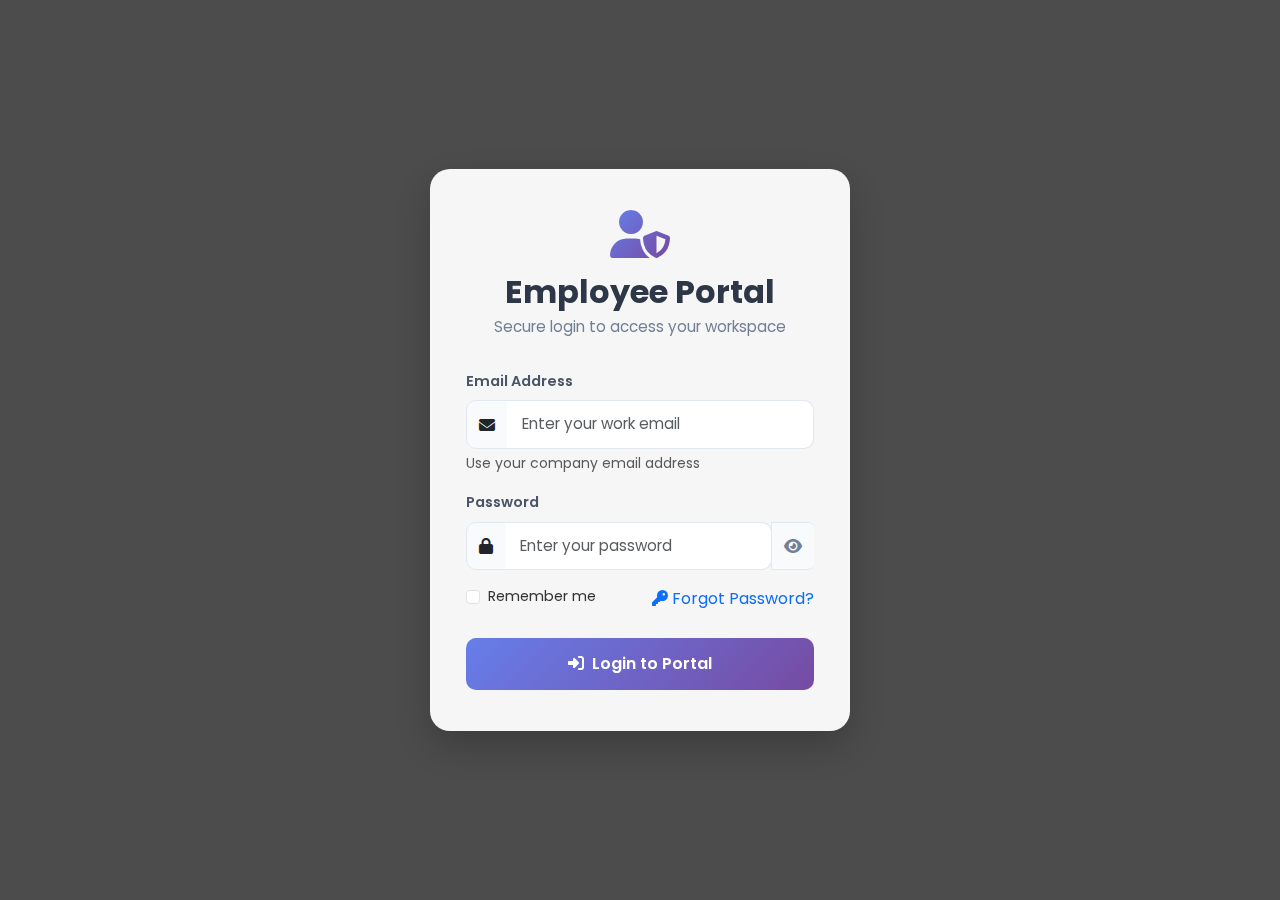
<file: sales/src/main/resources/static/login.html>
<!DOCTYPE html>
<html lang="en">

<head>
  <meta charset="UTF-8">
  <meta name="viewport" content="width=device-width, initial-scale=1.0">
  <title>Employee Portal - Secure Login</title>
  <link rel="icon" type="image/x-icon" href="assets/logo/Fevicon.png">

  <link href="https://cdn.jsdelivr.net/npm/bootstrap@5.3.3/dist/css/bootstrap.min.css" rel="stylesheet">
  <link rel="stylesheet" href="https://cdnjs.cloudflare.com/ajax/libs/font-awesome/6.4.0/css/all.min.css">
  <link href="https://fonts.googleapis.com/css2?family=Poppins:wght@300;400;500;600;700&display=swap" rel="stylesheet">
  
  <style>
    :root {
      --primary-gradient: linear-gradient(135deg, #667eea 0%, #764ba2 100%);
      --secondary-gradient: linear-gradient(135deg, #73abe7, #9169d3);
    }

    * {
      margin: 0;
      padding: 0;
      box-sizing: border-box;
    }

    body {
      font-family: 'Poppins', sans-serif;
      background: linear-gradient(rgba(0, 0, 0, 0.7), rgba(0, 0, 0, 0.7)), 
                  url('https://images.unsplash.com/photo-1552664730-d307ca884978?ixlib=rb-4.0.3&ixid=M3wxMjA3fDB8MHxwaG90by1wYWdlfHx8fGVufDB8fHx8fA%3D%3D&auto=format&fit=crop&w=2070&q=80');
      background-size: cover;
      background-position: center;
      background-attachment: fixed;
      min-height: 100vh;
      color: #333;
    }

    .login-container {
      min-height: 100vh;
      display: flex;
      justify-content: center;
      align-items: center;
      padding: 20px;
    }

    .login-card {
      width: 100%;
      max-width: 420px;
      border-radius: 20px;
      background: rgba(255, 255, 255, 0.95);
      backdrop-filter: blur(10px);
      padding: 40px 35px;
      animation: fadeInUp 0.8s ease-out;
      box-shadow: 0 15px 35px rgba(0, 0, 0, 0.2);
      border: 1px solid rgba(255, 255, 255, 0.2);
    }

    .login-header {
      text-align: center;
      margin-bottom: 30px;
    }

    .login-header i {
      font-size: 3rem;
      background: var(--primary-gradient);
      -webkit-background-clip: text;
      background-clip: text;
      color: transparent;
      margin-bottom: 15px;
    }

    .login-header h2 {
      color: #2d3748;
      font-weight: 700;
      margin-bottom: 5px;
    }

    .login-header p {
      color: #718096;
      font-size: 0.95rem;
    }

    .form-label {
      font-weight: 600;
      color: #4a5568;
      margin-bottom: 8px;
      font-size: 0.9rem;
    }

    .form-control {
      padding: 12px 15px;
      border-radius: 10px;
      border: 1.5px solid #e2e8f0;
      font-size: 0.95rem;
      transition: all 0.3s;
    }

    .form-control:focus {
      border-color: #667eea;
      box-shadow: 0 0 0 3px rgba(102, 126, 234, 0.1);
    }

    .input-group-text {
      background-color: #f8fafc;
      border: 1.5px solid #e2e8f0;
      border-right: none;
    }

    .password-toggle {
      cursor: pointer;
      color: #718096;
      transition: color 0.2s;
    }

    .password-toggle:hover {
      color: #667eea;
    }

    .btn-primary {
      background: var(--primary-gradient);
      border: none;
      padding: 14px;
      font-weight: 600;
      border-radius: 10px;
      transition: all 0.3s;
      margin-top: 10px;
    }

    .btn-primary:hover {
      transform: translateY(-2px);
      box-shadow: 0 7px 14px rgba(102, 126, 234, 0.3);
    }

    .btn-primary:active {
      transform: translateY(0);
    }

    .alert {
      border-radius: 10px;
      padding: 12px 15px;
      font-size: 0.9rem;
      margin-bottom: 20px;
    }

    .remember-me {
      font-size: 0.9rem;
    }

    .modal-header {
      background: var(--primary-gradient);
      color: white;
    }

    @keyframes fadeInUp {
      from {
        opacity: 0;
        transform: translateY(30px);
      }
      to {
        opacity: 1;
        transform: translateY(0);
      }
    }

    .input-group > .form-control {
        border-radius: 0 10px 10px 0 !important; /* Fix for rounded corners */
        border-left: none !important;
    }
    
    .input-group > .input-group-text:first-child {
        border-radius: 10px 0 0 10px !important;
        border-right: 1.5px solid #e2e8f0 !important;
    }

  </style>
</head>

<body>
  <div class="login-container">
    <div class="login-card">
      <div class="login-header">
        <i class="fas fa-user-shield"></i>
        <h2>Employee Portal</h2>
        <p>Secure login to access your workspace</p>
      </div>

      <div id="errorMessage" class="alert alert-danger d-none" role="alert">
        <i class="fas fa-exclamation-circle me-2"></i>
        <span id="alertMessage">Login failed. Please try again.</span>
      </div>

      <form id="userLoginForm">
        <div class="mb-3">
          <label for="userEmail" class="form-label">Email Address</label>
          <div class="input-group">
            <span class="input-group-text"><i class="fas fa-envelope"></i></span>
            <input type="email" id="userEmail" class="form-control" placeholder="Enter your work email" required>
          </div>
          <div class="form-text">Use your company email address</div>
        </div>

        <div class="mb-3">
          <label for="userPassword" class="form-label">Password</label>
          <div class="input-group">
            <span class="input-group-text"><i class="fas fa-lock"></i></span>
            <input type="password" id="userPassword" class="form-control" placeholder="Enter your password" required>
            <span class="input-group-text password-toggle" id="togglePassword">
              <i class="fas fa-eye"></i>
            </span>
          </div>
          </div>

        <div class="d-flex justify-content-between align-items-center mb-3">
          <div class="form-check remember-me">
            <input class="form-check-input" type="checkbox" id="rememberMe">
            <label class="form-check-label" for="rememberMe">Remember me</label>
          </div>
          <div>
            <a href="#" data-bs-toggle="modal" data-bs-target="#forgotPasswordModal" class="text-decoration-none">
              <i class="fas fa-key me-1"></i>Forgot Password?
            </a>
          </div>
        </div>

        <button type="submit" class="btn btn-primary w-100" id="loginBtn">
          <i class="fas fa-sign-in-alt me-2"></i>Login to Portal
        </button>
      </form>
    </div>
  </div>

  <div class="modal fade" id="forgotPasswordModal" tabindex="-1">
    <div class="modal-dialog modal-dialog-centered">
      <div class="modal-content">
        <div class="modal-header">
          <h5 class="modal-title"><i class="fas fa-key me-2"></i>Password Reset</h5>
          <button type="button" class="btn-close btn-close-white" data-bs-dismiss="modal"></button>
        </div>
        <div class="modal-body">
          <p class="mb-3">Enter your email address and we'll send you a link to reset your password.</p>
          <div class="mb-3">
            <label for="forgotEmail" class="form-label">Email Address</label>
            <input type="email" id="forgotEmail" class="form-control" placeholder="Enter your registered email">
          </div>
          <button id="resetPasswordBtn" class="btn btn-primary w-100">
            <i class="fas fa-paper-plane me-2"></i>Send Reset Link
          </button>
          <div id="forgotMsg" class="mt-3 alert alert-success d-none" role="alert"></div>
        </div>
      </div>
    </div>
  </div>

  <script src="https://cdn.jsdelivr.net/npm/bootstrap@5.3.3/dist/js/bootstrap.bundle.min.js"></script>

  <script>
    const API_BASE = 'http://localhost:9090'; // आपके Spring Boot Backend का URL
    const errorDisplay = document.getElementById("errorMessage");
    const alertMessageSpan = document.getElementById("alertMessage");
    
    function displayError(message) {
        if (errorDisplay && alertMessageSpan) {
            alertMessageSpan.textContent = message;
            errorDisplay.classList.remove('d-none'); 
            setTimeout(() => {
                errorDisplay.classList.add('d-none');
            }, 5000);
        } else {
             alert('❌ Error: ' + message); 
        }
    }

    // ---------------------- User Login (API Integration) ----------------------
    document.getElementById("userLoginForm").addEventListener("submit", function (e) {
      e.preventDefault();
      
      // Hide error alert before new attempt
      if(errorDisplay) errorDisplay.classList.add('d-none'); 

      const email = document.getElementById("userEmail").value.trim().toLowerCase();
      const password = document.getElementById("userPassword").value.trim();

      if (!email || !password) {
        displayError("Please enter both email and password!");
        return;
      }

      const payload = {
        email: email,
        password: password
      };

      console.log('Attempting login for:', email);
      
      // Login API Call
      fetch(API_BASE + '/api/v1/auth/login', {
        method: 'POST',
        headers: {
          'Content-Type': 'application/json',
        },
        body: JSON.stringify(payload)
      }).then(async (r) => {
        const body = await r.json().catch(() => ({}));
        
        if (r.ok) {
          // ⭐ FIX: Token और User Details को body.data से निकालें
          const responseData = body.data; 
          
          if (!responseData || !responseData.token) {
            displayError('Login failed: Token not received from server. Check server logs.');
            return;
          }

          const token = responseData.token;
          const userDetails = responseData; // contains userId, fullName, role etc.
          
          if (token) {
            // Save Token and User Data
            localStorage.setItem('authToken', token);
            localStorage.setItem('user', JSON.stringify(userDetails)); 
            
            let userRole = userDetails.role || 'EMPLOYEE';
            
            // Redirect based on role/email
            console.log('Login successful. User Role:', userRole);
            
            if (userRole === 'ADMIN' || email.includes("admin")) {
              window.location.href = "index.html"; // Admin/Management dashboard
            } else if (email.includes("lead")) {
              window.location.href = "projectlead.html";
            } else if (email.includes("intake")) {
              window.location.href = "projectintake.html";
            } else if (email.includes("sales")) {
              window.location.href = "salesperformance.html";
            } else {
              // Default for standard employees
              window.location.href = "employee.html";
            }
            
          } 

        } else {
          // Handle API errors (e.g., 401 Unauthorized)
          const msg = body.message || body.error || 'Invalid email or password.';
          displayError(msg);
          console.error('Login error response:', body);
        }
      }).catch(err => {
        console.error('Network error during login:', err);
        displayError('Network Error: Could not connect to the server (' + API_BASE + ').');
      });
    });

    // ---------------------- Forgot Password (Modal Logic) ----------------------
    document.getElementById("resetPasswordBtn").addEventListener("click", function () {
      const email = document.getElementById("forgotEmail").value.trim();
      const forgotMsg = document.getElementById("forgotMsg");

      if (email) {
        forgotMsg.textContent = "✅ Reset link sent to " + email;
        forgotMsg.classList.remove('d-none');
        setTimeout(() => forgotMsg.classList.add('d-none'), 3000);
        document.getElementById("forgotEmail").value = "";
      } else {
        alert("❌ Please enter your email!");
      }
    });

    // ---------------------- Password Toggle ----------------------
    document.addEventListener('DOMContentLoaded', function () {
        const togglePassword = document.getElementById("togglePassword");
        const passwordInput = document.getElementById("userPassword");

        if (togglePassword && passwordInput) {
            togglePassword.addEventListener("click", () => {
                const type = passwordInput.type === "password" ? "text" : "password";
                passwordInput.type = type;
                const icon = togglePassword.querySelector('i');
                if (icon) {
                    icon.classList.toggle("fa-eye");
                    icon.classList.toggle("fa-eye-slash");
                }
            });
        }
        
        // Prefill 'remember me' fields if present (using userEmail/userPassword IDs)
        const savedUser = JSON.parse(localStorage.getItem("rememberedUser"));
        if (savedUser) {
          document.getElementById("userEmail").value = savedUser.email;
          document.getElementById("userPassword").value = savedUser.password;
          document.getElementById("rememberMe").checked = true;
        }
    });
  </script>
</body>

</html>
</file>
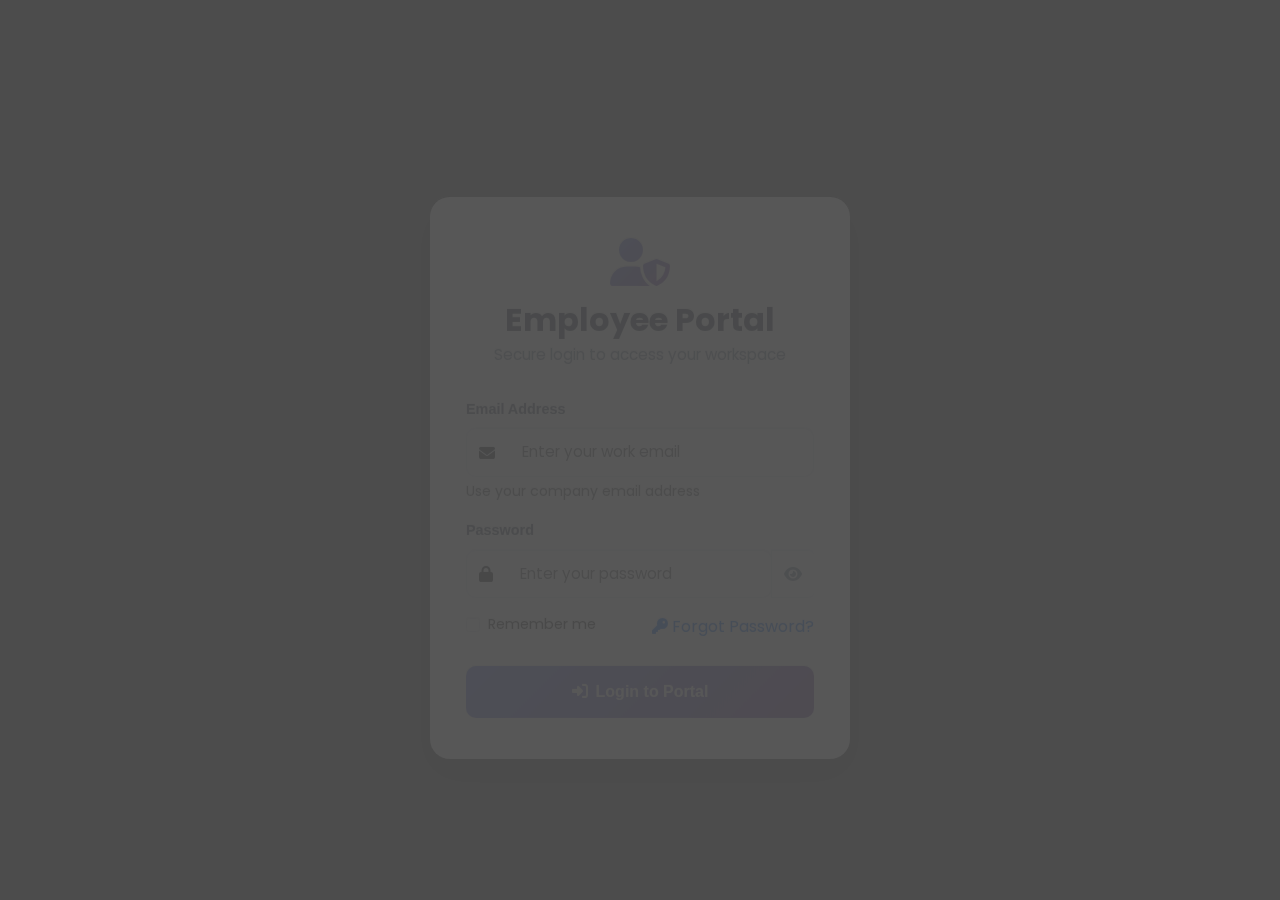
<file: sales/src/main/resources/static/user-registration.html>
<!DOCTYPE html>
<html lang="en">

<head>
  <meta charset="UTF-8" />
  <meta name="viewport" content="width=device-width, initial-scale=1.0" />
  <title>New User Registration</title>
  <link href="https://cdn.jsdelivr.net/npm/bootstrap@5.3.3/dist/css/bootstrap.min.css" rel="stylesheet">
  <link href="https://cdn.jsdelivr.net/npm/bootstrap-icons@1.11.1/font/bootstrap-icons.css" rel="stylesheet">

  <style>
    @keyframes bounce {
      0%, 20%, 50%, 80%, 100% { transform: translateY(0); }
      40% { transform: translateY(-8px); }
      60% { transform: translateY(-4px); }
    }

    @keyframes fadeIn {
      from { opacity: 0; transform: translateY(20px); }
      to { opacity: 1; transform: translateY(0); }
    }

    body {
      background: linear-gradient(135deg, #e0eef7, #c5b9db, #c7bddb);
      min-height: 100vh;
      display: flex;
      align-items: center;
      justify-content: center;
      padding: 20px;
      font-family: 'Poppins', sans-serif;
    }

    .card {
      background: linear-gradient(135deg, #e3e8ee, #e2e0fe, #f6f0ff);
      border: none;
      animation: fadeIn 1s ease-in-out;
      width: 100%;
      max-width: 1500px;
    }

    .card-header {
      background: linear-gradient(135deg, #2563eb, #1d4ed8);
      color: white;
    }

    .invalid-tooltip {
      background-color: #ec8d1f;
      color: white;
      font-weight: 500;
      border-radius: 5px;
      padding: 5px 10px;
      display: none;
      animation: bounce 0.5s;
      position: absolute;
      top: 100%;
      left: 0;
      z-index: 10;
    }

    .form-section {
      display: flex;
      flex-wrap: wrap;
      gap: 1rem;
      margin-top: 15px;
    }

    .form-section .form-group {
      flex: 1 1 calc(50% - 1rem);
      position: relative;
    }

    .form-section.align-items-end {
      display: flex;
      align-items: flex-end;
      gap: 1rem;
      flex-wrap: wrap;
      margin-top: 15px;
    }

    @media (max-width: 768px) {
      .form-section .form-group {
        flex: 1 1 100%;
      }
    }

    .btn-primary {
      background: linear-gradient(135deg, #2563eb, #1d4ed8);
      border: none;
      transition: all 0.3s;
    }

    .btn-primary:hover {
      background: linear-gradient(135deg, #1e40af, #1d4ed8);
      transform: scale(1.03);
    }

    input.is-invalid, select.is-invalid {
      border-color: #dc3545 !important;
    }
  </style>
</head>

<body>
  <div class="container mt-5 mb-5">
    <div class="card shadow p-3">
      <div class="card-header text-center rounded">
        <h4>New User Registration</h4>
      </div>
      <div class="card-body">
        <form id="registrationForm" novalidate>

          <div class="form-section">
            <div class="form-group">
              <label class="form-label">Full Name</label>
              <input type="text" class="form-control" id="fullName" placeholder="Enter full name" required>
              <div class="invalid-tooltip">Please enter a valid name. Numbers are not allowed.</div>
            </div>

            <div class="form-group">
              <label class="form-label">Email Address</label>
              <input type="email" class="form-control" id="email" placeholder="Enter email" required>
              <div class="invalid-tooltip">Please fill this field!</div>
            </div>

            <div class="form-group">
              <label class="form-label">Phone Number</label>
              <input type="text" class="form-control" id="phone" placeholder="Enter phone number" required>
              <div class="invalid-tooltip">Please enter a valid contact number. Only digits are allowed.</div>
            </div>

            <div class="form-group">
              <label class="form-label">Role</label>
              <select class="form-select" id="role" required>
                <option value="" selected disabled>Select Role</option>
                <!-- Role ID 2 is typically for EMPLOYEE, 1 for ADMIN -->
                <option value="2">Employee</option>
                <!-- If you want to support multiple roles, add more options -->
                <!-- <option value="1">Admin</option> -->
              </select>
              <div class="invalid-tooltip">Please select a role!</div>
            </div>

            <div class="form-group">
              <label class="form-label">Team Allocation</label>
              <select class="form-select" id="team" required>
                <option value="" selected disabled>Select Team</option>
                <option>Team A</option>
                <option>Team B</option>
                <option>Team C</option>
                <option>Team D</option>
              </select>
              <div class="invalid-tooltip">Please select a team!</div>
            </div>

            <div class="form-group">
              <label class="form-label">Monthly Call Target</label>
              <input type="number" class="form-control" id="callTarget" placeholder="Enter call target" required>
              <div class="invalid-tooltip">Please enter a valid positive number.</div>
            </div>

            <div class="form-group">
              <label class="form-label">Monthly Sales Target</label>
              <input type="number" class="form-control" id="monthlyTarget" placeholder="Enter monthly target" required>
              <div class="invalid-tooltip">Please enter a valid positive number.</div>
            </div>
          </div>

          <div class="form-section align-items-end">
            <div class="form-group" style="flex: 1 1 50%; max-width: 50%;">
              <label class="form-label">Password</label>
              <input type="password" class="form-control" id="password" placeholder="Enter password" required>
              <div class="invalid-tooltip">Please fill this field!</div>
            </div>

            <div class="d-flex gap-2 ms-auto" style="flex: 1 1 45%; justify-content: flex-end;">
              <button type="button" class="btn btn-primary" onclick="window.location.href='index.html'">← Previous</button>
              <button type="submit" class="btn btn-primary">Register</button>
            </div>
          </div>

        </form>
      </div>
    </div>
  </div>

  <!-- Success Modal -->
  <div class="modal fade" id="successModal" tabindex="-1">
    <div class="modal-dialog modal-dialog-centered">
      <div class="modal-content">
        <div class="modal-header bg-success text-white">
          <h5 class="modal-title">Registration Successful</h5>
          <button type="button" class="btn-close btn-close-white" data-bs-dismiss="modal"></button>
        </div>
        <div class="modal-body text-center">
          <i class="bi bi-check-circle-fill text-success fs-1 mb-2"></i>
          <p class="mb-0">The new user has been registered successfully!</p>
        </div>
        <div class="modal-footer">
          <button type="button" class="btn btn-success w-100" data-bs-dismiss="modal">OK</button>
        </div>
      </div>
    </div>
  </div>

  <script src="https://cdn.jsdelivr.net/npm/bootstrap@5.3.3/dist/js/bootstrap.bundle.min.js"></script>
  <script>
    const form = document.getElementById('registrationForm');
    const successModal = new bootstrap.Modal(document.getElementById('successModal'));

    // Check authentication on page load
    window.addEventListener('load', function() {
      const token = localStorage.getItem('authToken');
      console.log('Auth check - Token exists?', !!token); // DEBUG
      console.log('Token value:', token ? token.substring(0, 20) + '...' : 'null'); // DEBUG
      
      if (!token) {
        alert('Please login as an admin user first.\n\nDefault Admin Credentials:\nEmail: admin@saleserp.com\nPassword: admin123');
        window.location.href = 'login.html';
        return;
      }
      console.log('Auth check passed'); // DEBUG
    });

    function getAuthHeaders() {
      const token = localStorage.getItem('authToken');
      console.log('Getting auth headers - Token:', token ? 'exists' : 'missing'); // DEBUG
      return {
        'Content-Type': 'application/json',
        'Authorization': `Bearer ${token}`
      };
    }

    form.addEventListener('submit', function (e) {
      e.preventDefault();
      let valid = true;

      // Full Name validation
      const fullName = document.getElementById('fullName');
      if (!fullName.value || /\d/.test(fullName.value)) {
        fullName.classList.add('is-invalid');
        valid = false;
      } else fullName.classList.remove('is-invalid');

      // Email validation
      const email = document.getElementById('email');
      if (!email.value) {
        email.classList.add('is-invalid');
        valid = false;
      } else email.classList.remove('is-invalid');

      // Phone validation
      const phone = document.getElementById('phone');
      if (!phone.value || /\D/.test(phone.value)) {
        phone.classList.add('is-invalid');
        valid = false;
      } else phone.classList.remove('is-invalid');

      // Role
      const role = document.getElementById('role');
      if (!role.value) {
        role.classList.add('is-invalid');
        valid = false;
      } else role.classList.remove('is-invalid');

      // Team
      const team = document.getElementById('team');
      if (!team.value) {
        team.classList.add('is-invalid');
        valid = false;
      } else team.classList.remove('is-invalid');

      // Call Target
      const callTarget = document.getElementById('callTarget');
      if (!callTarget.value || Number(callTarget.value) < 0) {
        callTarget.classList.add('is-invalid');
        valid = false;
      } else callTarget.classList.remove('is-invalid');

      // Monthly Target
      const monthlyTarget = document.getElementById('monthlyTarget');
      if (!monthlyTarget.value || Number(monthlyTarget.value) < 0) {
        monthlyTarget.classList.add('is-invalid');
        valid = false;
      } else monthlyTarget.classList.remove('is-invalid');

      // Password
      const password = document.getElementById('password');
      if (!password.value) {
        password.classList.add('is-invalid');
        valid = false;
      } else password.classList.remove('is-invalid');

      if (valid) {
        // Build payload expected by backend (/api/v1/auth/register)
        // Now sending roleId instead of role
        const payload = {
          fullName: fullName.value,
          email: email.value,
          password: password.value,
          phoneNumber: phone.value,
          roleId: Number(role.value), // Changed from role to roleId
          callTarget: Number(callTarget.value),
          monthlyTarget: Number(monthlyTarget.value),
          teamAllocation: team.value
        };

        const token = localStorage.getItem('authToken');
        console.log('Registration submit - Token exists?', !!token); // DEBUG
        console.log('Token value:', token ? token.substring(0, 20) + '...' : 'null'); // DEBUG
        
        if (!token) {
          alert('Session expired. Please login again.\n\nDefault Credentials:\nEmail: admin@saleserp.com\nPassword: admin123');
          window.location.href = 'login.html';
          return;
        }

        const API_BASE = 'http://localhost:9090';
        const headers = getAuthHeaders();
        console.log('Sending registration request with headers:', headers); // DEBUG
        console.log('Payload:', payload); // DEBUG

        fetch(API_BASE + '/api/v1/auth/register', {
          method: 'POST',
          headers: headers,
          body: JSON.stringify(payload)
        }).then(async (r) => {
          console.log('Registration response status:', r.status); // DEBUG
          const body = await r.json().catch(() => ({}));
          console.log('Registration response body:', body); // DEBUG
          
          if (r.ok) {
            console.log('Registration successful'); // DEBUG
            successModal.show();
            form.reset();
            // Auto-redirect after 2 seconds
            setTimeout(() => {
              window.location.href = 'index.html';
            }, 2000);
          } else {
            const msg = body.message || body.error || JSON.stringify(body) || 'Registration failed';
            console.error('Registration error:', msg); // DEBUG
            
            // More detailed error message
            if (msg.includes('Role ID')) {
              alert('❌ Registration failed:\nRole ID is invalid or not found.\n\nPossible solutions:\n1. Check if role with ID ' + payload.roleId + ' exists in database\n2. Use correct role ID (EMPLOYEE is usually ID 2)\n3. Check backend logs for more details');
            } else {
              alert('❌ Registration failed:\n' + msg);
            }
          }
        }).catch(err => {
          console.error('Network error during registration:', err);
          alert('❌ Network error while registering.\nMake sure:\n1. Server is running on port 9090\n2. You are logged in as admin\n3. CORS is properly configured\n\nError: ' + err.message);
        });
      }
    });

    // Optional: Fetch available roles from backend on page load
    window.addEventListener('load', function() {
      fetchRoles();
    });

    async function fetchRoles() {
      const token = localStorage.getItem('authToken');
      if (!token) return;
      
      try {
        const response = await fetch('http://localhost:9090/api/v1/roles', {
          headers: {
            'Authorization': `Bearer ${token}`
          }
        });
        
        if (response.ok) {
          const roles = await response.json();
          populateRoleDropdown(roles);
        }
      } catch (err) {
        console.log('Could not fetch roles, using default', err);
      }
    }

    function populateRoleDropdown(roles) {
      const roleSelect = document.getElementById('role');
      roleSelect.innerHTML = '<option value="" selected disabled>Select Role</option>';
      
      if (roles && roles.length > 0) {
        roles.forEach(role => {
          const option = document.createElement('option');
          option.value = role.roleId || role.id;
          option.textContent = role.roleName || role.name;
          roleSelect.appendChild(option);
        });
      } else {
        // Default fallback
        roleSelect.innerHTML = `
          <option value="" selected disabled>Select Role</option>
          <option value="2">Employee</option>
        `;
      }
    }
  </script>
</body>
</html>
</file>
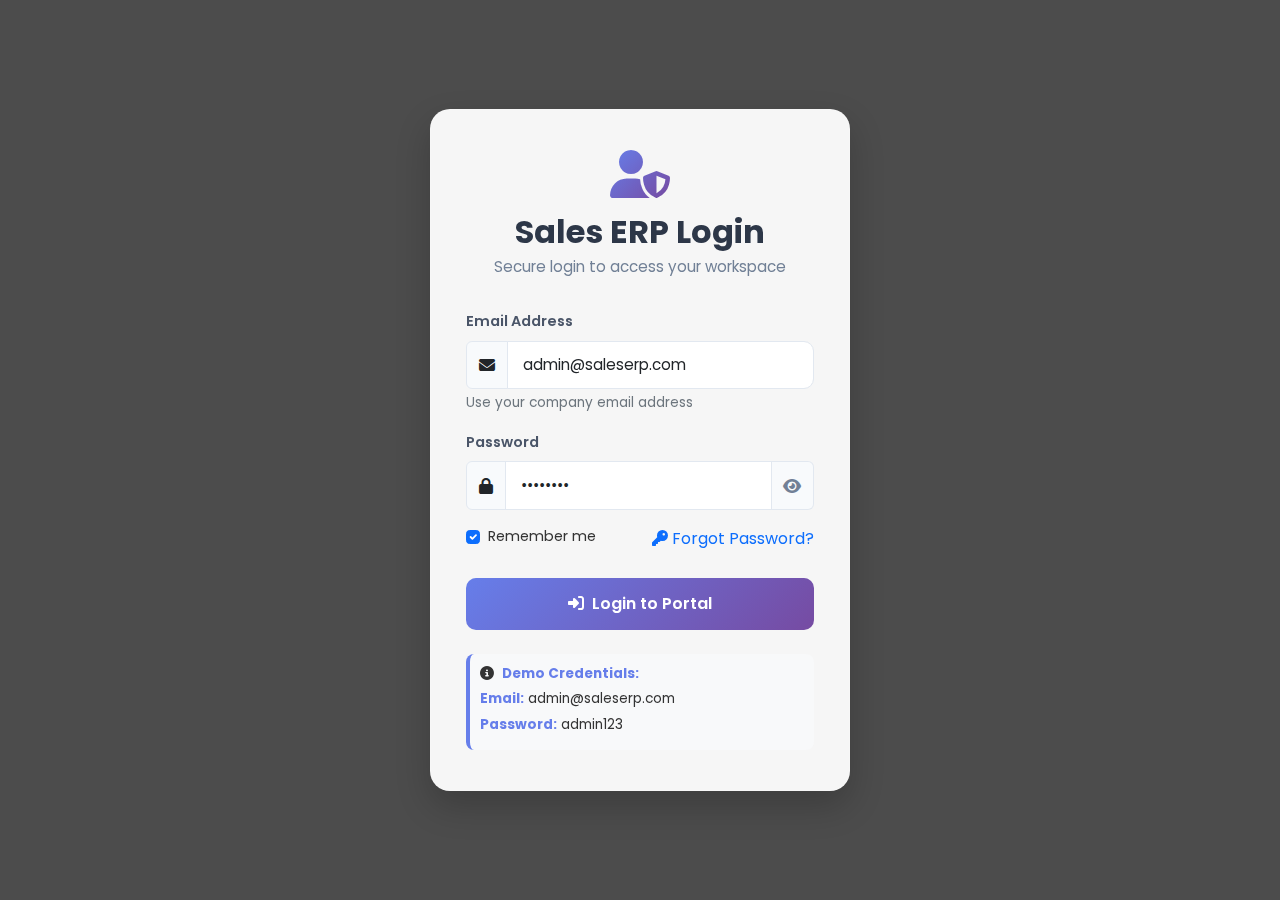
<file: sales/src/main/resources/static/userlogin.html>
<!DOCTYPE html>
<html lang="en">

<head>
  <meta charset="UTF-8">
  <meta name="viewport" content="width=device-width, initial-scale=1.0">
  <title>Employee Portal - Secure Login</title>
  <link rel="icon" type="image/x-icon" href="assets/logo/Fevicon.png">

  <link href="https://cdn.jsdelivr.net/npm/bootstrap@5.3.3/dist/css/bootstrap.min.css" rel="stylesheet">
  <link rel="stylesheet" href="https://cdnjs.cloudflare.com/ajax/libs/font-awesome/6.4.0/css/all.min.css">
  <link href="https://fonts.googleapis.com/css2?family=Poppins:wght@300;400;500;600;700&display=swap" rel="stylesheet">
  
  <style>
    :root {
      --primary-gradient: linear-gradient(135deg, #667eea 0%, #764ba2 100%);
      --secondary-gradient: linear-gradient(135deg, #73abe7, #9169d3);
    }

    * {
      margin: 0;
      padding: 0;
      box-sizing: border-box;
    }

    body {
      font-family: 'Poppins', sans-serif;
      background: linear-gradient(rgba(0, 0, 0, 0.7), rgba(0, 0, 0, 0.7)), 
                  url('https://images.unsplash.com/photo-1552664730-d307ca884978?ixlib=rb-4.0.3&ixid=M3wxMjA3fDB8MHxwaG90by1wYWdlfHx8fGVufDB8fHx8fA%3D%3D&auto=format&fit=crop&w=2070&q=80');
      background-size: cover;
      background-position: center;
      background-attachment: fixed;
      min-height: 100vh;
      color: #333;
    }

    .login-container {
      min-height: 100vh;
      display: flex;
      justify-content: center;
      align-items: center;
      padding: 20px;
    }

    .login-card {
      width: 100%;
      max-width: 420px;
      border-radius: 20px;
      background: rgba(255, 255, 255, 0.95);
      backdrop-filter: blur(10px);
      padding: 40px 35px;
      animation: fadeInUp 0.8s ease-out;
      box-shadow: 0 15px 35px rgba(0, 0, 0, 0.2);
      border: 1px solid rgba(255, 255, 255, 0.2);
    }

    .login-header {
      text-align: center;
      margin-bottom: 30px;
    }

    .login-header i {
      font-size: 3rem;
      background: var(--primary-gradient);
      -webkit-background-clip: text;
      background-clip: text;
      color: transparent;
      margin-bottom: 15px;
    }

    .login-header h2 {
      color: #2d3748;
      font-weight: 700;
      margin-bottom: 5px;
    }

    .login-header p {
      color: #718096;
      font-size: 0.95rem;
    }

    .form-label {
      font-weight: 600;
      color: #4a5568;
      margin-bottom: 8px;
      font-size: 0.9rem;
    }

    .form-control {
      padding: 12px 15px;
      border-radius: 10px;
      border: 1.5px solid #e2e8f0;
      font-size: 0.95rem;
      transition: all 0.3s;
    }

    .form-control:focus {
      border-color: #667eea;
      box-shadow: 0 0 0 3px rgba(102, 126, 234, 0.1);
    }

    .input-group-text {
      background-color: #f8fafc;
      border: 1.5px solid #e2e8f0;
    }

    .password-toggle {
      cursor: pointer;
      color: #718096;
      transition: color 0.2s;
      border-left: none;
    }

    .password-toggle:hover {
      color: #667eea;
    }

    .btn-primary {
      background: var(--primary-gradient);
      border: none;
      padding: 14px;
      font-weight: 600;
      border-radius: 10px;
      transition: all 0.3s;
      margin-top: 10px;
    }

    .btn-primary:hover {
      transform: translateY(-2px);
      box-shadow: 0 7px 14px rgba(102, 126, 234, 0.3);
    }

    .btn-primary:active {
      transform: translateY(0);
    }

    .alert {
      border-radius: 10px;
      padding: 12px 15px;
      font-size: 0.9rem;
      margin-bottom: 20px;
    }

    .remember-me {
      font-size: 0.9rem;
    }

    .modal-header {
      background: var(--primary-gradient);
      color: white;
    }

    @keyframes fadeInUp {
      from {
        opacity: 0;
        transform: translateY(30px);
      }
      to {
        opacity: 1;
        transform: translateY(0);
      }
    }

    @keyframes shake {
      0%, 100% { transform: translateX(0); }
      10%, 30%, 50%, 70%, 90% { transform: translateX(-5px); }
      20%, 40%, 60%, 80% { transform: translateX(5px); }
    }

    .shake {
      animation: shake 0.5s ease-in-out;
    }

    .form-text {
      font-size: 0.85rem;
      color: #6c757d;
    }

    .demo-credentials {
      margin-top: 20px;
      padding: 10px;
      background: #f8f9fa;
      border-radius: 8px;
      border-left: 4px solid #667eea;
    }

    .demo-credentials p {
      margin-bottom: 5px;
      font-size: 0.85rem;
    }

    .demo-credentials strong {
      color: #667eea;
    }
  </style>
</head>

<body>
  <div class="login-container">
    <div class="login-card">
      <div class="login-header">
        <i class="fas fa-user-shield"></i>
        <h2>Sales ERP Login</h2>
        <p>Secure login to access your workspace</p>
      </div>

      <div id="errorMessage" class="alert alert-danger d-none" role="alert">
        <i class="fas fa-exclamation-circle me-2"></i>
        <span id="alertMessage">Login failed. Please try again.</span>
      </div>

      <div id="successMessage" class="alert alert-success d-none" role="alert">
        <i class="fas fa-check-circle me-2"></i>
        <span id="successMessageText">Login successful! Redirecting...</span>
      </div>

      <form id="userLoginForm">
        <div class="mb-3">
          <label for="userEmail" class="form-label">Email Address</label>
          <div class="input-group">
            <span class="input-group-text"><i class="fas fa-envelope"></i></span>
            <input type="email" id="userEmail" class="form-control" 
                   placeholder="Enter your work email" 
                   value="admin@saleserp.com" 
                   required>
          </div>
          <div class="form-text">Use your company email address</div>
        </div>

        <div class="mb-3">
          <label for="userPassword" class="form-label">Password</label>
          <div class="input-group">
            <span class="input-group-text"><i class="fas fa-lock"></i></span>
            <input type="password" id="userPassword" class="form-control" 
                   placeholder="Enter your password" 
                   value="admin123" 
                   required>
            <span class="input-group-text password-toggle" id="togglePassword">
              <i class="fas fa-eye"></i>
            </span>
          </div>
        </div>

        <div class="d-flex justify-content-between align-items-center mb-3">
          <div class="form-check remember-me">
            <input class="form-check-input" type="checkbox" id="rememberMe" checked>
            <label class="form-check-label" for="rememberMe">Remember me</label>
          </div>
          <div>
            <a href="#" data-bs-toggle="modal" data-bs-target="#forgotPasswordModal" class="text-decoration-none">
              <i class="fas fa-key me-1"></i>Forgot Password?
            </a>
          </div>
        </div>

        <button type="submit" class="btn btn-primary w-100" id="loginBtn">
          <i class="fas fa-sign-in-alt me-2"></i>Login to Portal
        </button>

        <div class="demo-credentials mt-4">
          <p><i class="fas fa-info-circle me-1"></i> <strong>Demo Credentials:</strong></p>
          <p><strong>Email:</strong> admin@saleserp.com</p>
          <p><strong>Password:</strong> admin123</p>
        </div>
      </form>
    </div>
  </div>

  <!-- Forgot Password Modal -->
  <div class="modal fade" id="forgotPasswordModal" tabindex="-1">
    <div class="modal-dialog modal-dialog-centered">
      <div class="modal-content">
        <div class="modal-header bg-primary text-white">
          <h5 class="modal-title"><i class="fas fa-key me-2"></i>Password Reset</h5>
          <button type="button" class="btn-close btn-close-white" data-bs-dismiss="modal"></button>
        </div>
        <div class="modal-body">
          <p class="mb-3">Enter your email address and we'll send you a link to reset your password.</p>
          <div class="mb-3">
            <label for="forgotEmail" class="form-label">Email Address</label>
            <input type="email" id="forgotEmail" class="form-control" placeholder="Enter your registered email">
          </div>
          <button id="resetPasswordBtn" class="btn btn-primary w-100">
            <i class="fas fa-paper-plane me-2"></i>Send Reset Link
          </button>
          <div id="forgotMsg" class="mt-3 alert alert-success d-none" role="alert"></div>
        </div>
      </div>
    </div>
  </div>

  <script src="https://cdn.jsdelivr.net/npm/bootstrap@5.3.3/dist/js/bootstrap.bundle.min.js"></script>

  <script>
    const API_BASE_URL = 'http://localhost:9090/api/v1';
    
    // Show error message
    function displayError(message) {
      const errorDisplay = document.getElementById("errorMessage");
      const alertMessageSpan = document.getElementById("alertMessage");
      
      if (errorDisplay && alertMessageSpan) {
        alertMessageSpan.textContent = message;
        errorDisplay.classList.remove('d-none');
        errorDisplay.classList.add('shake');
        
        setTimeout(() => {
          errorDisplay.classList.add('d-none');
          errorDisplay.classList.remove('shake');
        }, 5000);
      }
    }
    
    // Show success message
    function displaySuccess(message) {
      const successDisplay = document.getElementById("successMessage");
      const successText = document.getElementById("successMessageText");
      
      if (successDisplay && successText) {
        successText.textContent = message;
        successDisplay.classList.remove('d-none');
        
        setTimeout(() => {
          successDisplay.classList.add('d-none');
        }, 3000);
      }
    }
    
    // Check if already logged in
    function checkAlreadyLoggedIn() {
      const authToken = localStorage.getItem('authToken');
      const userData = localStorage.getItem('userData');
      
      if (authToken && userData) {
        try {
          const user = JSON.parse(userData);
          console.log('Already logged in as:', user.email);
          
          // Redirect based on role
          redirectBasedOnRole(user);
        } catch (error) {
          console.error('Error parsing user data:', error);
          localStorage.clear();
        }
      }
    }
    
    // Redirect based on user role
    function redirectBasedOnRole(user) {
      const role = (user.role || 'EMPLOYEE').toUpperCase();
      console.log('Redirecting user with role:', role);
      
      if (role === 'ADMIN') {
        window.location.href = "index.html";
      } else if (role === 'MANAGER') {
        window.location.href = "projectlead.html";
      } else if (role.includes('SALES')) {
        window.location.href = "salesperformance.html";
      } else {
        window.location.href = "employee.html";
      }
    }
    
    // Check on page load
    document.addEventListener('DOMContentLoaded', function() {
      checkAlreadyLoggedIn();
      
      // Setup password toggle
      const togglePassword = document.getElementById("togglePassword");
      const passwordInput = document.getElementById("userPassword");
      
      if (togglePassword && passwordInput) {
        togglePassword.addEventListener("click", function() {
          const type = passwordInput.type === "password" ? "text" : "password";
          passwordInput.type = type;
          const icon = this.querySelector('i');
          if (icon) {
            icon.classList.toggle("fa-eye");
            icon.classList.toggle("fa-eye-slash");
          }
        });
      }
      
      // Auto-login for testing (double click on email field)
      document.getElementById('userEmail').addEventListener('dblclick', function() {
        this.value = 'admin@saleserp.com';
        document.getElementById('userPassword').value = 'admin123';
        displaySuccess('Demo credentials loaded. Click Login.');
      });
    });
    
    // ---------------------- User Login ----------------------
    document.getElementById("userLoginForm").addEventListener("submit", async function (e) {
      e.preventDefault();
      
      // Clear previous messages
      document.getElementById("errorMessage").classList.add('d-none');
      document.getElementById("successMessage").classList.add('d-none');
      
      const email = document.getElementById("userEmail").value.trim().toLowerCase();
      const password = document.getElementById("userPassword").value.trim();
      
      if (!email || !password) {
        displayError("Please enter both email and password!");
        return;
      }
      
      const payload = {
        email: email,
        password: password
      };
      
      console.log('Attempting login at:', API_BASE_URL + '/auth/login');
      console.log('Payload:', payload);
      
      try {
        const response = await fetch(API_BASE_URL + '/auth/login', {
          method: 'POST',
          headers: {
            'Content-Type': 'application/json',
          },
          body: JSON.stringify(payload)
        });
        
        console.log('Response status:', response.status);
        
        const result = await response.json();
        console.log('Response data:', result);
        
        if (response.ok) {
          // Handle different response formats
          let responseData;
          
          if (result.data) {
            responseData = result.data; // Format: {success: true, data: {...}}
          } else if (result.token) {
            responseData = result; // Format: {token: ..., user: ...}
          } else {
            responseData = result; // Fallback
          }
          
          const token = responseData.token || result.token;
          
          if (!token) {
            console.error('No token found in response:', result);
            displayError('Login failed: No token received from server');
            return;
          }
          
          // Extract user data
          const userData = {
            userId: responseData.userId || responseData.id || 1,
            fullName: responseData.fullName || 'User',
            email: responseData.email || email,
            role: responseData.role || 'EMPLOYEE',
            callTarget: responseData.callTarget || 0,
            monthlyTarget: responseData.monthlyTarget || 0,
            teamAllocation: responseData.teamAllocation || 'General',
            phoneNumber: responseData.phoneNumber || '',
            profileInitial: (responseData.fullName || 'U').charAt(0).toUpperCase()
          };
          
          // Save to localStorage
          localStorage.setItem('authToken', token);
          localStorage.setItem('userData', JSON.stringify(userData));
          localStorage.setItem('currentUser', JSON.stringify(userData));
          
          console.log('✅ Login successful!');
          console.log('✅ Token saved:', token.substring(0, 20) + '...');
          console.log('✅ User data:', userData);
          
          displaySuccess('Login successful! Redirecting...');
          
          // Remember me
          if (document.getElementById('rememberMe').checked) {
            localStorage.setItem('rememberedUser', JSON.stringify({email: email, password: password}));
          } else {
            localStorage.removeItem('rememberedUser');
          }
          
          // Redirect after delay
          setTimeout(() => {
            redirectBasedOnRole(userData);
          }, 1500);
          
        } else {
          const errorMsg = result.message || result.error || 'Invalid email or password';
          displayError('Login Failed: ' + errorMsg);
        }
        
      } catch (error) {
        console.error('Network error:', error);
        displayError('Cannot connect to server at ' + API_BASE_URL + '. Make sure backend is running on port 9090.');
      }
    });
    
    // ---------------------- Forgot Password ----------------------
    document.getElementById("resetPasswordBtn").addEventListener("click", function () {
      const email = document.getElementById("forgotEmail").value.trim();
      const forgotMsg = document.getElementById("forgotMsg");
      
      if (email) {
        forgotMsg.textContent = "✅ Reset link sent to " + email;
        forgotMsg.classList.remove('d-none');
        setTimeout(() => {
          forgotMsg.classList.add('d-none');
          bootstrap.Modal.getInstance(document.getElementById('forgotPasswordModal')).hide();
        }, 3000);
        document.getElementById("forgotEmail").value = "";
      } else {
        alert("❌ Please enter your email!");
      }
    });
    
    // Enter key submits form
    document.getElementById('userPassword').addEventListener('keypress', function(e) {
      if (e.key === 'Enter') {
        document.getElementById('userLoginForm').dispatchEvent(new Event('submit'));
      }
    });
  </script>
</body>
</html>
</file>
